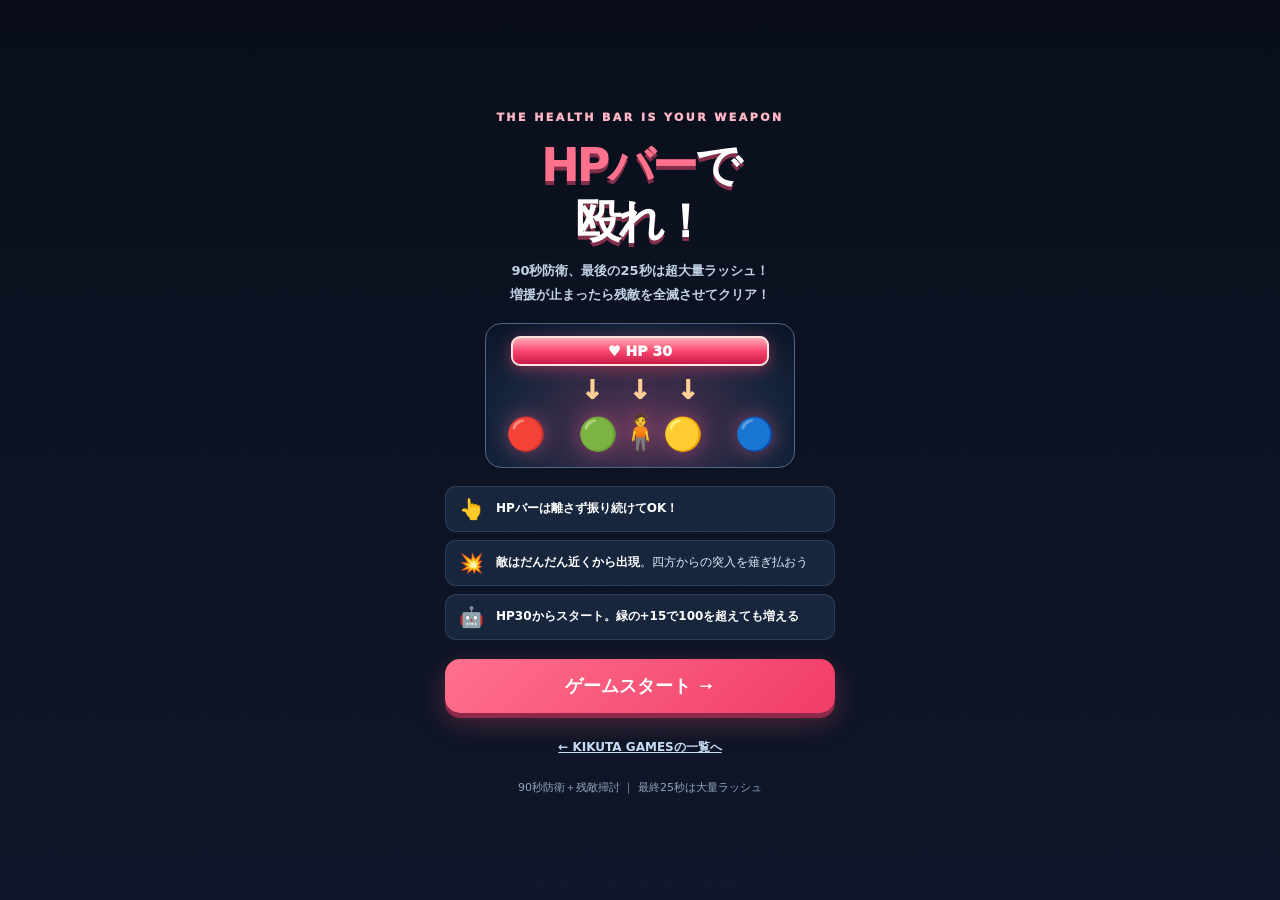
<file: index.html>
<!doctype html>
<html lang="ja">
<head>
<meta charset="utf-8">
<meta name="viewport" content="width=device-width,initial-scale=1,viewport-fit=cover">
<meta name="theme-color" content="#0b1024">
<meta name="description" content="中央の主人公へ四方八方から迫る敵の大群を、伸びるHPバーで薙ぎ払うアクション。">
<link rel="canonical" href="https://games.kikuta.dev/hp-bar-smash/">
<meta property="og:type" content="website">
<meta property="og:title" content="HPバーで殴れ！">
<meta property="og:description" content="HPバーを振り回して90秒防衛！迫る敵を薙ぎ払うサバイバルアクション。">
<meta property="og:url" content="https://games.kikuta.dev/hp-bar-smash/">
<meta property="og:image" content="https://games.kikuta.dev/site-assets/hp-bar-smash-cover.webp">
<meta name="twitter:card" content="summary_large_image">
<title>HPバーで殴れ！</title>
<style>
:root{font-family:system-ui,-apple-system,"Hiragino Kaku Gothic ProN","Noto Sans JP",sans-serif;color-scheme:dark}
*{box-sizing:border-box;-webkit-tap-highlight-color:transparent}
html,body{margin:0;width:100%;height:100%;overflow:hidden;background:#050712}
body{display:block}
.shell{width:100%;height:100vh;height:100dvh;position:relative;overflow:hidden;background:#10182b;isolation:isolate;touch-action:none;user-select:none;-webkit-user-select:none}
canvas{position:absolute;inset:0;display:block;width:100%;height:100%;touch-action:none}
.hud{position:absolute;z-index:3;top:0;left:0;right:0;padding:calc(env(safe-area-inset-top,0px) + 12px) 15px 0;pointer-events:none}
.hud-top{display:flex;justify-content:space-between;align-items:center;gap:8px}
.logo{font-weight:1000;letter-spacing:.03em;color:#fff3f3;font-size:16px;text-shadow:0 2px 0 #a63854}
.actions{display:flex;gap:7px;pointer-events:auto}
.icon{border:1px solid #6b7f9b80;background:#15243be6;border-radius:12px;color:#eef5ff;font-size:17px;width:40px;height:39px;cursor:pointer;touch-action:manipulation}
.icon:active{transform:scale(.94)}
.chips{display:flex;gap:5px;margin-top:8px;justify-content:space-between}
.chip{border:1px solid #506c896d;background:#0a1625bd;border-radius:9px;padding:5px 7px;font-size:11px;color:#a7bbd1;font-weight:850;white-space:nowrap}
.chip strong{color:#fff4e3;font-size:13px;font-variant-numeric:tabular-nums}
.bottom-hint{position:absolute;z-index:2;left:6px;right:6px;bottom:calc(env(safe-area-inset-bottom,0px) + 10px);font-size:11px;letter-spacing:.015em;color:#e4eafd8f;text-align:center;pointer-events:none;font-weight:750}
.toast{position:absolute;z-index:5;top:40%;left:12px;right:12px;text-align:center;color:#fff4c4;font-size:19px;font-weight:1000;text-shadow:0 2px 3px #111,0 0 18px #f36a9c;opacity:0;transition:opacity .15s;pointer-events:none}
.toast.show{opacity:1}
.overlay{position:absolute;z-index:10;inset:0;display:flex;justify-content:center;align-items:center;overflow-y:auto;background:linear-gradient(180deg,#090e1af7,#10172afa);padding:30px 20px calc(env(safe-area-inset-bottom,0px) + 22px)}
.overlay[hidden]{display:none}
.card{width:100%;max-width:390px;text-align:center}
.eyebrow{letter-spacing:.22em;color:#ffb7c5;font-size:11px;font-weight:950}
h1{font-size:clamp(33px,10.3vw,46px);line-height:1.22;letter-spacing:-.065em;margin:13px 0 10px;color:#fff;text-shadow:0 4px 0 #80304a}
h1 em{color:#ff718c;font-style:normal}
.tagline{color:#c3d3e6;font-size:13px;font-weight:750;line-height:1.8;margin:0 0 17px}
.preview{height:145px;max-width:310px;margin:0 auto 18px;border-radius:16px;background:radial-gradient(ellipse at 50% 70%,#583354,#15243c 65%,#0c1426);border:1px solid #526584;position:relative;overflow:hidden}
.preview-hp{height:30px;position:absolute;left:8%;right:8%;top:12px;border:2px solid #ffe4e0;border-radius:9px;background:linear-gradient(#ffadb6,#fa476e 50%,#c81a4a);box-shadow:0 4px 15px #eb476677;color:#fff;display:grid;place-items:center;font-weight:1000;font-size:14px}
.preview-arrow{position:absolute;left:50%;top:49px;transform:translateX(-50%);color:#ffcf96;font-weight:950;font-size:26px}
.preview-boss{position:absolute;bottom:9px;left:50%;transform:translateX(-50%);font-size:54px;filter:drop-shadow(0 0 10px #ff6f8b6a)}
.how{display:grid;gap:8px;margin-bottom:19px;text-align:left}
.how-row{display:flex;align-items:center;gap:10px;padding:10px;border-radius:11px;background:#18263d;border:1px solid #49617e66}
.how-row span{font-size:20px;width:30px;text-align:center}
.how-row p{margin:0;color:#dfebfb;font-size:12px;line-height:1.45}
.how-row strong{color:#fff}
.main-button{width:100%;border:0;border-radius:15px;padding:15px 10px;background:linear-gradient(135deg,#ff718c,#f13c68);color:#fff;font-weight:1000;font-size:18px;box-shadow:0 5px 0 #8e2949,0 10px 26px #ff527044;cursor:pointer;touch-action:manipulation}
.main-button:active{transform:translateY(3px);box-shadow:0 2px 0 #8e2949}
/* アプリのホームとゲーム一覧への戻り口は結果・中断・開始の全画面に固定しておく。 */
.secondary-button{display:block;width:100%;margin-top:10px;border:1px solid #7890ac75;border-radius:13px;
padding:12px 10px;background:#202e48;color:#f4f8ff;font:850 14px system-ui;text-decoration:none;cursor:pointer;touch-action:manipulation}
.secondary-button:hover{background:#2c415f}
.back-to-games{display:inline-block;margin-top:17px;font:800 12px system-ui;color:#c7dcf5;text-underline-offset:4;padding:9px 12px}
.back-to-games:hover{color:#fff}
.main-button:focus-visible,.icon:focus-visible,.secondary-button:focus-visible,.back-to-games:focus-visible{outline:3px solid #fff;outline-offset:2px}
.sub{font-size:11px;line-height:1.65;color:#91a5bc;margin:14px 0 0}
.result-title{font-size:36px;font-weight:1000;margin:12px 0 8px}
.result-score{font-size:52px;color:#ffd18b;font-weight:1000;font-variant-numeric:tabular-nums;margin:0 0 14px}
.result-detail{font-size:14px;line-height:1.9;color:#d6e4f2;margin:0 0 22px}
@media(max-height:650px){.overlay{align-items:flex-start;padding-top:23px}.preview{height:102px;margin-bottom:10px}.preview-boss{font-size:37px}.preview-arrow{top:36px;font-size:20px}.preview-hp{height:23px;font-size:11px;top:8px}h1{font-size:33px;margin:7px 0}.tagline{margin-bottom:10px}.how{gap:5px;margin-bottom:13px}.how-row{padding:7px}.sub{margin-top:10px}}
@media(prefers-reduced-motion:reduce){.toast{transition:none}}
</style>
</head>
<body>
<main class="shell" id="shell" aria-label="HPバーで殴れ！">
<canvas id="game" aria-label="画面上部のHPバーを指でつかんで、中央の主人公を囲む敵の大群を薙ぎ払うゲーム"></canvas>
<header class="hud" id="hud" hidden>
  <div class="hud-top"><div class="logo">HPバーで殴れ！</div><div class="actions">
    <button class="icon" id="sound" aria-label="効果音切替">♪</button>
    <button class="icon" id="pause" aria-label="一時停止">Ⅱ</button>
  </div></div>
  <div class="chips"><div class="chip">撃破 <strong id="time">0</strong> 体</div><div class="chip" id="stage-chip"><span id="timer-label">残り</span> <strong id="stage">90</strong> 秒</div><div class="chip">敵 <strong id="enemy-count">0</strong> 体</div></div>
</header>
<div class="bottom-hint" id="foot">HP上限なし。緑の+15でHPバーが成長！</div>
<div class="toast" id="toast" role="status" aria-live="polite"></div>
<section class="overlay" id="menu" aria-labelledby="title">
 <div class="card">
  <div class="eyebrow">THE HEALTH BAR IS YOUR WEAPON</div>
  <h1 id="title"><em>HPバー</em>で<br>殴れ！</h1>
  <p class="tagline">90秒防衛、最後の25秒は超大量ラッシュ！<br>増援が止まったら残敵を全滅させてクリア！</p>
  <div class="preview" aria-hidden="true"><div class="preview-hp">♥ HP 30</div><div class="preview-arrow">↓　↓　↓</div><div class="preview-boss" style="font-size:32px;bottom:10px;white-space:nowrap">🔴　🟢<span style="font-size:36px">🧍</span>🟡　🔵</div></div>
  <div class="how">
   <div class="how-row"><span>👆</span><p><strong>HPバーは離さず振り続けてOK！</strong></p></div>
   <div class="how-row"><span>💥</span><p><strong>敵はだんだん近くから出現</strong>。四方からの突入を薙ぎ払おう</p></div>
   <div class="how-row"><span>🤖</span><p><strong>HP30からスタート。緑の+15で100を超えても増える</strong></p></div>
  </div>
  <button class="main-button" id="start">ゲームスタート →</button>
  <a class="back-to-games" href="https://games.kikuta.dev/">← KIKUTA GAMESの一覧へ</a>
  <p class="sub">90秒防衛＋残敵掃討 ｜ 最終25秒は大量ラッシュ</p>
 </div>
</section>
<section class="overlay" id="result" hidden aria-live="polite">
 <div class="card">
  <div class="eyebrow" id="result-label">BATTLE COMPLETE</div>
  <div class="result-title" id="result-title">撃破成功！</div>
  <div class="result-score" id="score">0</div>
  <p class="result-detail" id="result-detail"></p>
  <button class="main-button" id="retry">もう一度あそぶ →</button>
  <button class="secondary-button" id="result-home">ゲームのタイトルへ戻る</button>
  <a class="back-to-games" href="https://games.kikuta.dev/">← KIKUTA GAMESの一覧へ</a>
  <p class="sub" id="best"></p>
 </div>
</section>
<section class="overlay" id="paused" hidden>
 <div class="card"><div class="eyebrow">PAUSED</div><div class="result-title">一時停止</div>
 <p class="result-detail">HPバーは画面上部に戻っています。</p>
 <button class="main-button" id="resume">戦闘に戻る →</button>
 <button class="secondary-button" id="pause-home">ゲームのタイトルへ戻る</button>
 <a class="back-to-games" href="https://games.kikuta.dev/">← KIKUTA GAMESの一覧へ</a></div>
</section>
</main>
<script>
(() => {
"use strict";
const $ = (id) => document.getElementById(id);
const canvas = $("game");
const shell = $("shell");
const ctx = canvas.getContext("2d",{alpha:false});
const clamp=(v,min,max)=>Math.max(min,Math.min(max,v));
const lerp=(a,b,t)=>a+(b-a)*t;
const TAU=Math.PI*2;
const rand=(a,b)=>a+Math.random()*(b-a);
// 初期は画面の外周付近、時間経過で内側へ。spawnMin/Max は可視範囲までの距離の比率。
// 固定ピクセルでは縦横比で初期から近すぎ、さらにclipで敵が重なるため、方向別の距離を使う。
const BATTLE_SECONDS=90;
const CLEANUP_SECONDS=12;
const WAVES=[
 {name:"開戦",from:0,interval:1.25,batch:2,cap:28,speed:22,spawnMin:.89,spawnMax:.98},
 {name:"包囲拡大",from:15,interval:.92,batch:3,cap:58,speed:37,spawnMin:.69,spawnMax:.82},
 {name:"猛攻",from:40,interval:.59,batch:5,cap:105,speed:57,spawnMin:.48,spawnMax:.61},
 {name:"最終ラッシュ",from:65,interval:.34,batch:10,cap:170,speed:90,spawnMin:.24,spawnMax:.39}
];
const TYPES={
 runner:{color:"#75c6ff",label:"高速",hp:42,speed:1.15,damage:2},
 gunner:{color:"#ff6b8b",label:"砲撃",hp:48,speed:.67,damage:3},
 medic:{color:"#b993ff",label:"回復",hp:55,speed:.6,damage:1},
 guard:{color:"#ffd07a",label:"装甲",hp:90,speed:.88,damage:4}
};
// HPも棒の長さも無制限。見切れた部分はCanvasだけが自然に切り抜く。
const START_HP=30;
const BASE_BAR_HEIGHT=48;
// 接触型の「攻撃周期」。プレイヤーに無敵時間は付かず、敵ごとの攻撃が独立する。
// 敵が独立して攻撃することを維持しつつ、序盤の防衛準備時間を作る。
const CONTACT_ATTACK_INTERVALS=[.88,.72,.58,.40];

// 28秒ごとに接触・弾の威力が少しずつ上昇する。100秒以降も成長は継続する。
function damageTier(elapsed){
 return Math.max(0,Math.floor(elapsed/28));
}
function contactDamage(kind,elapsed){
 const cfg=TYPES[kind];
 return (cfg?.damage??2)+damageTier(elapsed);
}
function projectileDamage(kind,elapsed){
 return 2+damageTier(elapsed)+(kind==="guard"?2:0);
}
let W=390,H=844,dpr=1,last=0,mode="menu",g=null,audio=null,sound=true,toastUntil=0,best=0;
try{best=Number(localStorage.getItem("hpbar-surround-best"))||0;}catch{}

// プレイヤーを戦場の中心に固定し、上部のHPバーに手が届く領域を確保する。
function center(){return {x:W/2,y:H*.545};}
// 赤いHPバーは1本だけ。HP100超でも単純な線形成長を続け、途中で画面幅に切り詰めない。
function barHeight(){return BASE_BAR_HEIGHT;}
function homeY(){return Math.max(clamp(H*.17,125,150),135);}
function barWidth(){
 // 30HPから増やした分をそのまま実体の長さへ反映する。画面より長くなっても攻撃判定は保持。
 return 101+Math.max(0,g?.hp??START_HP)*Math.min(232,W*.58)/100;
}
function living(){return g.enemies.filter(e=>e.hp>0);}
function remaining(){return g.enemies.length;}

// 中心から指定方向にまっすぐ進み、可視の戦場矩形に達する距離を取得する。
// 横長/縦長の画面で同じ「外周から徐々に近づく」感覚を維持する。
function distanceToArenaEdge(angle){
 const c=center(),dx=Math.cos(angle),dy=Math.sin(angle);
 const x=Math.abs(dx)<.00001?Infinity:(dx>0?(W-20-c.x): (20-c.x))/dx;
 const y=Math.abs(dy)<.00001?Infinity:(dy>0?(H-28-c.y):(homeY()+62-c.y))/dy;
 return Math.max(24,Math.min(x,y));
}

// 射手は一定距離で足を止めて弾を撃ち、近接敵だけが主人公へ突入する。
// 出現は四方の可視外周から開始し、波が進むほど初期距離が短くなる。
function createEnemy(angle){
 const id=g.nextEnemyId++;
 const choice=Math.random();
 const kind=choice<.64?"runner":choice<.83?"gunner":choice<.94?"guard":"medic";
 const cfg=TYPES[kind],maxHp=cfg.hp+g.wave*5,phase=WAVES[g.wave];
 const arenaRadius=distanceToArenaEdge(angle);
 const ranged=kind==="gunner"||kind==="guard";
 const standOff=ranged?Math.min(108,arenaRadius*.72):0;
 const radius=Math.min(arenaRadius,Math.max(arenaRadius*rand(phase.spawnMin,phase.spawnMax),
  ranged?standOff+10:0));
 const stopRadius=ranged?standOff:(g.wave===WAVES.length-1?Math.min(radius-4,20+((id*7)%8)*5):0);
 const e={
  id,kind,angle,radius,stopRadius,
  hp:maxHp,maxHp,phase:rand(0,TAU),invuln:0,flash:0,
  // 至近距離スポーンでも、最初の0.18秒は出現演出を表示してから接触判定する。
  entryDelay:.18,nextAction:rand(2.2,4.4),contactCooldown:0,x:0,y:0
 };
 positionEnemy(e);
 return e;
}

// 集団で一方向に突入する回と全方向から押し寄せる回を交互に発生させる。
function spawnBatch(){
 if(g.spawnClosed)return;
 const phase=WAVES[g.wave];
 if(remaining()>=phase.cap)return;
 const cluster=rand(0,TAU),isCluster=g.spawnBatchIndex%3!==0;
 for(let i=0;i<phase.batch&&remaining()<phase.cap;i++){
  const angle=isCluster?cluster+rand(-.57,.57):rand(0,TAU);
  const enemy=createEnemy(angle);
  g.enemies.push(enemy);
  g.spawned++;
  if(g.wave===WAVES.length-1){
   g.rushSpawned++;
   if(g.nearSpawnDistances.length<40)g.nearSpawnDistances.push(enemy.radius);
  }
 }
 g.spawnBatchIndex++;
 if(g.wave===WAVES.length-1)g.maxRushEnemies=Math.max(g.maxRushEnemies,remaining());
 g.peakAlive=Math.max(g.peakAlive,remaining());
}

// 真円の方向・距離から座標を求める。座標のclampは描画上の保険に限定する。
// 半径を小数1pxへ丸めると敵が中央へ瞬間移動するため、ノックバック後もpx単位で維持。
function positionEnemy(e){
 const c=center(),sway=Math.sin((g?.elapsed||0)*1.1+e.phase)*1.7;
 const distance=Math.max(0,e.radius+sway);
 e.x=clamp(c.x+Math.cos(e.angle)*distance,20,W-20);
 e.y=clamp(c.y+Math.sin(e.angle)*distance,homeY()+62,H-28);
}

// 端末回転・画面サイズ変更時にUIと敵の座標を再配置する。
function resize(){
 const rect=shell.getBoundingClientRect();
 W=Math.max(1,rect.width);H=Math.max(1,rect.height);
 dpr=Math.min(devicePixelRatio||1,2.5);
 canvas.width=Math.round(W*dpr);canvas.height=Math.round(H*dpr);
 ctx.setTransform(dpr,0,0,dpr,0,0);
 if(g){
  g.hero=center();g.bar.x=W/2;g.bar.y=homeY();g.bar.grabbed=false;g.bar.pointerId=null;
  g.enemies.forEach(positionEnemy);
 }
}
window.addEventListener("resize",resize,{passive:true});
resize();

// 外部素材を使わず、端末の音声再生制限に合わせて効果音を生成する。
function tone(freq,length=.1,type="triangle",volume=.07,end=0){
 if(!sound||!audio)return;
 try{
  const now=audio.currentTime,osc=audio.createOscillator(),gain=audio.createGain();
  osc.type=type;osc.frequency.setValueAtTime(freq,now);
  if(end>0)osc.frequency.exponentialRampToValueAtTime(end,now+length);
  gain.gain.setValueAtTime(volume,now);gain.gain.exponentialRampToValueAtTime(.0001,now+length);
  osc.connect(gain);gain.connect(audio.destination);osc.start(now);osc.stop(now+length+.01);
 }catch{}
}
function vibrate(n){try{navigator.vibrate?.(n);}catch{}}

// 戦闘状況を短時間だけ通知し、邪魔になる恒久的な説明を表示しない。
function toast(text,seconds=1){
 $("toast").textContent=text;$("toast").classList.add("show");
 toastUntil=performance.now()+seconds*1000;
}

// ステージ、HP、攻撃判定を初期化し、全方向からの包囲状態を作る。
function fresh(){
 const game={wave:0,elapsed:0,hp:START_HP,hero:center(),
  enemies:[],spawned:0,peakAlive:0,nextEnemyId:0,spawnTimer:.18,spawnBatchIndex:0,
  spawnClosed:false,cleanupRemaining:CLEANUP_SECONDS,rushBanner:0,cleanupBanner:0,
  rushSpawned:0,nearSpawnDistances:[],maxRushEnemies:0,
  defeated:0,hits:0,blocks:0,healsCollected:0,
  score:0,combo:0,maxCombo:0,lastHit:-99,medicHeals:0,guardBlocks:0,
  intro:3.7,hitFlash:0,lowHpNotified:false,damageTaken:0,hitsTaken:0,contactHits:0,projectileHits:0,
  frameDamage:0,frameHits:0,lastDamageBatch:null,multiHitFrames:0,maxSimultaneousHits:0,
  pendingDamage:0,pendingHits:0,lastDamageFloatAt:-99,
  bar:{x:W/2,y:homeY(),angle:0,vx:0,vy:0,at:0,grabbed:false,pointerId:null,dx:0,dy:0,
   grabCount:0,releaseCount:0},
  bullets:[],particles:[],floats:[],shake:0,flash:0,pickups:[],pickupTimer:6.5};
 g=game;return game;
}

// 新しい一戦を開始する。キャラクターは画面中心に固定し、プレイヤーはHPバーだけを操作する。
function start(){
 if(!audio&&(window.AudioContext||window.webkitAudioContext)){
  try{audio=new (window.AudioContext||window.webkitAudioContext)();}catch{}
 }
 audio?.resume?.().catch(()=>{});
 fresh();mode="playing";
 ["menu","result","paused"].forEach(id=>$(id).hidden=true);
 $("hud").hidden=false;$("foot").hidden=false;
 tone(390,.14,"triangle",.07,650);
 window.KikutaAnalytics?.track("game_start");
}

// 一時停止時は触っていたHPバーを安全に離し、ポーズ画面から再開できるようにする。
function pause(){
 if(mode!=="playing")return;
 mode="paused";g.bar.grabbed=false;g.bar.pointerId=null;$("paused").hidden=false;
}
function resume(){
 if(mode!=="paused")return;
 mode="playing";$("paused").hidden=true;last=performance.now();
}

// 全波制覇または敗北で結果を表示し、スコアを端末内に保存する。
function finish(won,reason=""){
 if(mode!=="playing")return;
 mode=won?"win":"lose";g.bar.grabbed=false;
 if(won)g.score+=Math.ceil(g.hp)*30+CLEANUP_SECONDS*100;
 window.KikutaAnalytics?.track(won?"game_clear":"game_over",g.elapsed);
 if(g.score>best){best=g.score;try{localStorage.setItem("hpbar-surround-best",String(best));}catch{}}
 $("result").hidden=false;$("foot").hidden=true;
 $("result-label").textContent=won?"RUSH CLEARED":"GAME OVER";
 $("result-title").textContent=won?"最終ラッシュ突破！":"ゲームオーバー";
 $("score").textContent=g.score.toLocaleString("ja-JP");
 $("result-detail").textContent=won?
  "90秒防衛成功・残敵全滅！ 撃破 "+g.defeated+"体 ／ HP "+Math.ceil(g.hp):
  reason+" ／ "+Math.min(90,Math.floor(g.elapsed))+"秒防衛・撃破 "+g.defeated+"体";
 $("best").textContent="BEST SCORE： "+best.toLocaleString("ja-JP");
 tone(won?700:230,.26,won?"triangle":"sawtooth",.11,won?950:80);
}
// 途中離脱・ゲームオーバー後も一度でゲームのタイトルへ戻れる。
// 完全なポータル復帰は明示的な一覧リンクに任せ、ブラウザの履歴には依存しない。
function showTitle(){
 mode="menu";g=null;
 $("menu").hidden=false;$("result").hidden=true;$("paused").hidden=true;
 $("hud").hidden=true;$("foot").hidden=false;
 $("toast").classList.remove("show");
}
$("result-home").addEventListener("click",showTitle);
$("pause-home").addEventListener("click",showTitle);
$("start").addEventListener("click",start);
$("retry").addEventListener("click",()=>{window.KikutaAnalytics?.track("retry");start();});
$("pause").addEventListener("click",pause);
$("resume").addEventListener("click",resume);
$("sound").addEventListener("click",()=>{sound=!sound;$("sound").textContent=sound?"♪":"×";if(sound)tone(670,.08);});
document.addEventListener("visibilitychange",()=>{if(document.hidden)pause();});
window.addEventListener("keydown",e=>{if(e.code==="Space"||e.code==="Escape"){
 e.preventDefault();if(mode==="playing")pause();else if(mode==="paused")resume();
}});

// 画面座標とバーの実際の表示位置を使い、バー以外のタッチを無視する。
function cursor(ev){
 const r=canvas.getBoundingClientRect();
 return {x:ev.clientX-r.left,y:ev.clientY-r.top};
}
function distanceToSegment(px,py,ax,ay,bx,by){
 const dx=bx-ax,dy=by-ay,length=dx*dx+dy*dy||1;
 const t=clamp(((px-ax)*dx+(py-ay)*dy)/length,0,1);
 return Math.hypot(px-ax-t*dx,py-ay-t*dy);
}
function endpoints(x=g.bar.x,y=g.bar.y,angle=g.bar.angle){
 const r=barWidth()/2,c=Math.cos(angle),s=Math.sin(angle);
 return {ax:x-r*c,ay:y-r*s,bx:x+r*c,by:y+r*s};
}
function onBar(x,y){
 const a=endpoints();
 return distanceToSegment(x,y,a.ax,a.ay,a.bx,a.by)<barHeight()/2+8;
}
canvas.addEventListener("pointerdown",ev=>{
 if(mode!=="playing"||g.bar.grabbed)return;
 const p=cursor(ev);
 if(!onBar(p.x,p.y))return;
 ev.preventDefault();
 const b=g.bar;b.grabbed=true;b.pointerId=ev.pointerId;
 b.dx=b.x-p.x;b.dy=b.y-p.y;b.at=performance.now();b.vx=b.vy=0;b.grabCount++;
 g.intro=0;$("foot").hidden=true;
 canvas.setPointerCapture?.(ev.pointerId);
 tone(490,.05,"triangle",.045,720);
});

// HPバーのドラッグで通過した矩形と敵の衝突を連続サンプリングし、複数同時ヒットを許可する。
canvas.addEventListener("pointermove",ev=>{
 if(mode!=="playing"||!g.bar.grabbed||ev.pointerId!==g.bar.pointerId)return;
 ev.preventDefault();
 const p=cursor(ev),b=g.bar,now=performance.now();
 const elapsed=clamp((now-b.at)/1000,0,.5);
 const dt=clamp(elapsed,.009,.09),ox=b.x,oy=b.y;
 const nx=clamp(p.x+b.dx,8,W-8),ny=clamp(p.y+b.dy,65,H-18);
 b.vx=clamp((nx-ox)/dt,-2800,2800);b.vy=clamp((ny-oy)/dt,-2800,2800);
 b.x=nx;b.y=ny;b.at=now;b.angle=clamp(b.vx/2900,-.26,.26);
 const speed=Math.hypot(b.vx,b.vy);
 if(speed<120){
  // アイテム取得は攻撃速度と無関係。そっと触れるだけでも回復できる。
  const half=barWidth()/2;
  for(let i=g.pickups.length-1;i>=0;i--){
   const orb=g.pickups[i];
   if(contactsPickup(orb,ox,oy,nx,ny,half)){
    g.pickups.splice(i,1);heal(orb);
   }
  }
  return;
 }
 const half=barWidth()/2;
 const contacts=[];
 for(const enemy of living()){
  if(enemy.invuln>0)continue;
  // 実際の棒の軌跡に沿って、最初に触れる時刻を調べる。
  for(let i=0;i<=5;i++){
   const t=i/5,x=lerp(ox,nx,t),y=lerp(oy,ny,t);
   const angle=b.angle*t,dx=Math.cos(angle)*half,dy=Math.sin(angle)*half;
   const dist=distanceToSegment(enemy.x,enemy.y,x-dx,y-dy,x+dx,y+dy);
   if(dist<enemySize()+barHeight()/2){contacts.push({enemy,t,dist});break;}
  }
 }
 contacts.sort((a,c)=>a.t-c.t||a.dist-c.dist);
 // ヒット数を制限せず、接触順に敵を薙ぎ払う。各敵の短い無敵時間だけで多重判定を防ぐ。
 for(const {enemy} of contacts){
  if(!g.bar.grabbed)break;
  hitEnemy(enemy,speed,b.vx,b.vy);
 }
 // 回復アイテムは指で動かしたバーの実際の軌道で取得する。
 for(let i=g.pickups.length-1;i>=0;i--){
  const orb=g.pickups[i];
  const hit=contactsPickup(orb,ox,oy,nx,ny,half);
  if(hit){g.pickups.splice(i,1);heal(orb);}
 }
});
function release(ev){
 if(!g||ev.pointerId!==g.bar.pointerId)return;
 g.bar.grabbed=false;g.bar.pointerId=null;g.bar.vx=g.bar.vy=0;g.bar.releaseCount++;
 if(canvas.hasPointerCapture?.(ev.pointerId))canvas.releasePointerCapture(ev.pointerId);
}
canvas.addEventListener("pointerup",release);
canvas.addEventListener("pointercancel",release);

// 小型端末でも敵が点にならない最小半径を維持し、画面密度に応じてサイズを調整する。
function enemySize(){return clamp(W*.029,8.5,12);}

// 盾に対する縦攻撃は軽減し、側面からの横振りでは複数体を一掃できる。
function hitEnemy(e,speed,vx,vy){
 if(e.hp<=0||e.invuln>0||mode!=="playing")return false;
 const shield=e.kind==="guard"&&Math.abs(vx)<Math.abs(vy)*.9;
 let damage=Math.round(clamp(40+speed*.031,42,100));
 if(shield){damage=Math.max(12,Math.round(damage*.28));g.guardBlocks++;}
 e.hp=Math.max(0,e.hp-damage);e.invuln=.145;e.flash=.13;
 // ノックバックで一掃した方向の敵が押し戻され、敵の密集を緩和する。
 e.radius=Math.min(distanceToArenaEdge(e.angle),e.radius+Math.min(19,8+speed*.004));
 g.hits++;g.combo=g.elapsed-g.lastHit<2?g.combo+1:1;
 g.maxCombo=Math.max(g.maxCombo,g.combo);g.lastHit=g.elapsed;
 g.score+=damage*8+Math.min(g.combo,16)*45;g.shake=5;g.flash=.06;
 spray(e.x,e.y,TYPES[e.kind].color,6,125);
 if(shield&&g.guardBlocks%3===1)floatText(e.x,e.y-15,"防御","#ffcc80",12);
 if(!shield&&g.hits%4===0)floatText(e.x,e.y-15,"-"+damage,"#fff0cd",13);
 tone(165,.075,"triangle",.045,85);
 if(e.hp===0){
  g.defeated++;g.score+=200;
  // 撃破による自動回復は廃止。回復は落ちているアイテムを狙い取ったときのみ。
  if(g.defeated%10===0)dropPickup(e.x,e.y);
  spray(e.x,e.y,"#ffeec6",12,150);
  tone(540,.085,"triangle",.07,790);
  // 敵が全滅しても戦闘は止まらず、次の増援が流入する。
 }
 return true;
}

// フェーズが進むと出現距離が短くなり、65秒から最後の25秒の大群ラッシュへ。
function advanceStage(){
 if(g.spawnClosed)return;
 const next=WAVES[g.wave+1];
 if(!next||g.elapsed<next.from)return;
 g.wave++;
 g.spawnTimer=Math.min(g.spawnTimer,.08);
 toast(g.wave===WAVES.length-1?"最終ラッシュ！ 一気に薙ぎ払え！":WAVES[g.wave].name,
  g.wave===WAVES.length-1?1.9:1.0);
 if(g.wave===WAVES.length-1){g.rushBanner=2.3;}
 tone(700,.19,"triangle",.085,1120);
}

// 90秒以降は新規出現を完全停止し、残敵12秒の掃討へ移る。
function closeSpawns(){
 if(g.spawnClosed||g.elapsed<BATTLE_SECONDS)return;
 g.spawnClosed=true;
 g.cleanupRemaining=CLEANUP_SECONDS;
 g.cleanupBanner=1.9;
 toast("増援停止！ 残りの敵を全滅させろ！",1.6);
 tone(760,.25,"triangle",.10,1010);
}

// 敵の倒れた位置や中央付近へ緑の回復アイテムを落とし、HPバーで回収させる。
function dropPickup(x,y){
 if(g.pickups.length>=5)return;
 const c=center();
 const px=clamp(lerp(x,c.x,.4),32,W-32);
 const py=clamp(lerp(y,c.y,.3),homeY()+85,H-36);
 g.pickups.push({x:px,y:py,life:15,value:15});
}

// ドラッグ中のHPバーが通過した経路と回復アイテムとの接触を判定する。
function contactsPickup(item,x1,y1,x2,y2,half){
 for(let k=0;k<=8;k++){
  const t=k/8,cx=lerp(x1,x2,t),cy=lerp(y1,y2,t);
  if(distanceToSegment(item.x,item.y,cx-half,cy,cx+half,cy)<barHeight()/2+10)return true;
 }
 return false;
}

// ランナーは接近し、射手は離れた場所から狙い、回復役は周辺の敵を支える。
function act(e){
 if(e.kind==="medic"){
  let total=0;
  for(const ally of living()){
   if(ally===e)continue;
   if(Math.hypot(e.x-ally.x,e.y-ally.y)>117)continue;
   const gain=Math.min(ally.maxHp-ally.hp,18+g.wave*3);
   if(gain>0){ally.hp+=gain;total+=gain;}
  }
  if(total>0){g.medicHeals++;spray(e.x,e.y,"#8bffbb",9,90);floatText(e.x,e.y-16,"+",TYPES.medic.color,14);}
  e.nextAction=3.5;
  return;
 }
 if(e.kind==="runner"){
  // 高速型の追加突進もpx単位の短い移動だけにし、ゼロ距離への瞬間移動を防ぐ。
  e.radius=Math.max(e.stopRadius,e.radius-8);
  e.nextAction=3.3;
  return;
 }
 // すべての射手が個別に攻撃する。群れ全体の発射制限・同時弾数制限は設けない。
 // 各弾に固有の威力を保持し、着弾した弾を一発ずつ漏れなくHPへ反映する。
 const angle=Math.atan2(g.hero.y-e.y,g.hero.x-e.x);
 // 見える発射予兆→発光弾→残像の順に読み取れる速度と寸法にする。
 const velocity=113+g.wave*6, color=e.kind==="gunner"?"#ff799c":"#ffd281";
 g.bullets.push({
  x:e.x,y:e.y,vx:Math.cos(angle)*velocity,vy:Math.sin(angle)*velocity,
  r:7.5,life:3.7,damage:projectileDamage(e.kind,g.elapsed),color
 });
 spray(e.x,e.y,color,4,48);
 e.nextAction=e.kind==="gunner"?3.1-g.wave*.1:4.0;
}

// 各敵自身が再攻撃までの間隔を管理する。複数体の同時接触を全体無敵時間で潰さない。
function updateEnemies(dt){
 for(const e of living()){
  e.invuln=Math.max(0,e.invuln-dt);
  e.flash=Math.max(0,e.flash-dt);
  e.contactCooldown=Math.max(0,e.contactCooldown-dt);
  // 狭い端末で初期接敵時間が短くなりすぎないよう移動速度を補正する。
  const screenScale=clamp(Math.min(W/390,H/844),.70,1);
  const cfg=TYPES[e.kind],speed=WAVES[g.wave].speed*cfg.speed*screenScale;
  e.radius=Math.max(e.stopRadius,e.radius-dt*speed);
  e.angle+=Math.sin(g.elapsed*.5+e.phase)*dt*.045;
  e.entryDelay=Math.max(0,e.entryDelay-dt);
  positionEnemy(e);
  if(e.entryDelay<=0&&Math.hypot(e.x-g.hero.x,e.y-g.hero.y)<26&&e.contactCooldown<=0){
   e.contactCooldown=CONTACT_ATTACK_INTERVALS[g.wave];
   hurt(contactDamage(e.kind,g.elapsed),"contact");
   // 接触型の敵は接触を保って攻撃を続ける。プレイヤーに被弾無敵はない。
   // 攻撃間隔は敵側だけで管理する（重なっている別の敵を待たせない）。
  }
  e.nextAction-=dt;
  if(e.nextAction<=0)act(e);
 }
}

// 被弾のたびHPを減らし、描画だけをフレーム内で合算する。
// これにより同時被弾でHPがきちんと複数回減り、数字も「-合計 ×N HIT」と読める。
function hurt(amount,source){
 if(mode!=="playing")return;
 const damage=Math.max(1,Math.round(amount));
 g.hp=Math.max(0,g.hp-damage);
 g.hitsTaken++;
 g.damageTaken+=damage;
 g.frameDamage+=damage;
 g.frameHits++;
 if(source==="contact")g.contactHits++;
 else if(source==="projectile")g.projectileHits++;
 g.combo=0;
 g.hitFlash=.19;
 if(g.hp<=15&&!g.lowHpNotified){
  g.lowHpNotified=true;
  toast("HPが残りわずか！",.85);
 }
 // HPが0になるフレームでも、そのフレーム内の残りの攻撃を集計する。
 // すべての着弾を処理したあとupdateで敗北を確定する。
}

// 個別の被弾はすべて計上したあと、短いフレーム内の数字だけ統合する。
function flushDamageFeedback(){
 if(g.frameHits===0)return;
 g.lastDamageBatch={damage:g.frameDamage,hits:g.frameHits,elapsed:g.elapsed};
 if(g.frameHits>1)g.multiHitFrames++;
 g.maxSimultaneousHits=Math.max(g.maxSimultaneousHits,g.frameHits);
 g.shake=Math.min(13,5+g.frameHits*1.6);
 g.flash=Math.min(.35,.09+g.frameHits*.045);
 spray(g.hero.x,g.hero.y,"#ff7d97",Math.min(28,8+g.frameHits*3),125);
 // HPの減少はすべて即時反映し、数字だけ約0.2秒単位で合算して重なり過ぎを防ぐ。
 g.pendingDamage+=g.frameDamage;
 g.pendingHits+=g.frameHits;
 if(g.elapsed-g.lastDamageFloatAt>=.20){
  const label="-"+g.pendingDamage+(g.pendingHits>1?"  ×"+g.pendingHits+" HIT":"");
  floatText(g.hero.x,g.hero.y-38,label,"#ff9bad",16);
  g.pendingDamage=0;g.pendingHits=0;g.lastDamageFloatAt=g.elapsed;
 }
 tone(190,.095,"sawtooth",.065,92);
 g.frameDamage=0;
 g.frameHits=0;
}

// 回復アイテムをHPバーで回収したときだけHPが増え、棒の長さも伸びる。
function heal(orb){
 // 回復アイテムはHP100以上でも消費可能。UI・当たり判定にも値を即時反映する。
 g.hp+=orb.value;
 g.healsCollected++;
 spray(orb.x,orb.y,"#82f9b8",13,135);
 floatText(orb.x,orb.y,"HP +"+orb.value,"#91ffbb",18);
 tone(650,.17,"sine",.12,1070);
}

// エフェクトを必要な個数に制限して多数の敵でも性能を保つ。
function spray(x,y,color,n,power){
 for(let i=0;i<n;i++){
  if(g.particles.length>145)g.particles.shift();
  const angle=rand(0,TAU),v=rand(power*.3,power);
  g.particles.push({x,y,vx:Math.cos(angle)*v,vy:Math.sin(angle)*v,life:rand(.18,.50),color});
 }
}
function floatText(x,y,text,color,size=15){
 if(g.floats.length>36)g.floats.shift();
 g.floats.push({x,y,text,color,size,life:.6});
}

// 時間とともに次々に敵を補充し続ける無限戦闘。固定人数の撃破待ちはない。
function update(dt){
 if(mode!=="playing"||!g)return;
 g.elapsed=Math.min(BATTLE_SECONDS,g.elapsed+dt);
 advanceStage();
 closeSpawns();
 if(g.spawnClosed){
  g.cleanupRemaining=Math.max(0,g.cleanupRemaining-dt);
 }
 g.rushBanner=Math.max(0,g.rushBanner-dt);
 g.cleanupBanner=Math.max(0,g.cleanupBanner-dt);
 g.hitFlash=Math.max(0,g.hitFlash-dt);
 g.frameDamage=0;g.frameHits=0;
 g.shake=Math.max(0,g.shake-dt*38);
 g.flash=Math.max(0,g.flash-dt*3);
 g.intro=Math.max(0,g.intro-dt);
 if(g.intro<=0)$("foot").hidden=true;
 if(!g.bar.grabbed){
  const k=clamp(dt*11,0,1);
  g.bar.x=lerp(g.bar.x,W/2,k);
  g.bar.y=lerp(g.bar.y,homeY(),k);
  g.bar.angle=lerp(g.bar.angle,0,k);
 }else if(performance.now()-g.bar.at>100){g.bar.vx=g.bar.vy=0;}
 if(!g.spawnClosed){
  g.spawnTimer-=dt;
  if(g.spawnTimer<=0){
   spawnBatch();
   g.spawnTimer+=WAVES[g.wave].interval;
   if(g.spawnTimer<0)g.spawnTimer=0;
  }
 }
 updateEnemies(dt);
 // 生きている敵だけに絞り、長時間戦闘してもオブジェクトが増え続けないようにする。
 g.enemies=g.enemies.filter(e=>e.hp>0);
 const seg=g.bar.grabbed?endpoints():null;
 for(let i=g.bullets.length-1;i>=0;i--){
  const b=g.bullets[i];
  b.x+=b.vx*dt;b.y+=b.vy*dt;b.life-=dt;
  if(b.life<=0||b.x<-20||b.x>W+20||b.y<homeY()+55||b.y>H+20){
   g.bullets.splice(i,1);continue;
  }
  if(seg&&distanceToSegment(b.x,b.y,seg.ax,seg.ay,seg.bx,seg.by)<b.r+barHeight()/2){
   g.blocks++;g.score+=80;spray(b.x,b.y,"#94e8ff",6,85);
   g.bullets.splice(i,1);continue;
  }
  if(Math.hypot(b.x-g.hero.x,b.y-g.hero.y)<21){
   g.bullets.splice(i,1);hurt(b.damage,"projectile");
  }
 }
 flushDamageFeedback();
 if(g.hp<=0){finish(false,"HPが0になった");return;}
 // 90秒が経過した後に敵全滅でクリア。増援停止前には決してクリアしない。
 if(g.spawnClosed&&remaining()===0){finish(true);return;}
 if(g.spawnClosed&&g.cleanupRemaining<=0){
  finish(false,"残敵を倒しきれなかった");return;
 }
 if(mode!=="playing")return;
 // 12秒ごとの補給と10体撃破報酬。HP上限なしで序盤に備え、終盤の密集に対抗する。
 g.pickupTimer-=dt;
 if(g.pickupTimer<=0){
  if(g.pickups.length<4){
   const c=center(),a=rand(0,TAU),distance=rand(45,100);
   dropPickup(c.x+Math.cos(a)*distance,c.y+Math.sin(a)*distance);
  }
  g.pickupTimer=12.0;
 }
 for(let i=g.pickups.length-1;i>=0;i--){
  g.pickups[i].life-=dt;
  if(g.pickups[i].life<=0)g.pickups.splice(i,1);
 }
 if(g.combo>0&&g.elapsed-g.lastHit>2)g.combo=0;
 for(let i=g.particles.length-1;i>=0;i--){
  const p=g.particles[i];p.x+=p.vx*dt;p.y+=p.vy*dt;
  p.vx*=Math.max(0,1-dt*2.8);p.vy*=Math.max(0,1-dt*2.8);
  p.life-=dt;if(p.life<=0)g.particles.splice(i,1);
 }
 for(let i=g.floats.length-1;i>=0;i--){
  const p=g.floats[i];p.life-=dt;p.y-=dt*39;
  if(p.life<=0)g.floats.splice(i,1);
 }
 $("time").textContent=String(g.defeated);
 $("timer-label").textContent=g.spawnClosed?"掃討":"残り";
 $("stage").textContent=String(Math.ceil(g.spawnClosed?g.cleanupRemaining:BATTLE_SECONDS-g.elapsed));
 $("enemy-count").textContent=String(remaining());
}

// 角丸を使用したUIと敵の描画に外部画像を必要としない。
function roundRect(x,y,w,h,r,fill,stroke=null,line=1){
 if(w<=0||h<=0)return;
 ctx.beginPath();ctx.roundRect(x,y,w,h,Math.min(r,w/2,h/2));
 if(fill){ctx.fillStyle=fill;ctx.fill();}
 if(stroke){ctx.strokeStyle=stroke;ctx.lineWidth=line;ctx.stroke();}
}
function glow(x,y,r,color){
 const grd=ctx.createRadialGradient(x,y,0,x,y,r);
 grd.addColorStop(0,color);grd.addColorStop(1,"transparent");
 ctx.fillStyle=grd;ctx.fillRect(x-r,y-r,r*2,r*2);
}

// 枠や楕円は描かず、中央の人物と近距離の敵に集中できる控えめな背景。
function drawArena(){
 const bg=ctx.createLinearGradient(0,0,0,H);
 bg.addColorStop(0,"#070e21");bg.addColorStop(.49,"#1b2840");bg.addColorStop(1,"#091326");
 ctx.fillStyle=bg;ctx.fillRect(0,0,W,H);
 const c=center();
 glow(c.x,c.y,180,"#5f89d11f");
 ctx.strokeStyle="#8da8d50e";ctx.lineWidth=1;
 for(let x=16;x<W;x+=38){
  ctx.beginPath();ctx.moveTo(x,homeY()+48);ctx.lineTo(x,H);ctx.stroke();
 }
 for(let y=homeY()+48;y<H;y+=38){
  ctx.beginPath();ctx.moveTo(0,y);ctx.lineTo(W,y);ctx.stroke();
 }
}

// 小さい敵30体以上でも識別できるよう色・形・記号を分け、余計なラベルを省く。
function drawEnemies(){
 const radius=enemySize();
 for(const e of living()){
  const t=TYPES[e.kind],flash=e.flash>0,ready=e.nextAction<.55;
  ctx.save();ctx.translate(e.x,e.y);
  if(e.entryDelay>0)glow(0,0,radius*3.2,t.color+"a5");
  if((e.kind==="gunner"||e.kind==="guard")&&e.nextAction<.85&&e.nextAction>0){
   ctx.save();ctx.rotate(Math.atan2(g.hero.y-e.y,g.hero.x-e.x));
   ctx.strokeStyle=e.kind==="gunner"?"#ff799c99":"#ffd28199";
   ctx.lineWidth=1.8;ctx.setLineDash([6,7]);
   ctx.beginPath();ctx.moveTo(radius,0);
   ctx.lineTo(Math.hypot(g.hero.x-e.x,g.hero.y-e.y)-16,0);ctx.stroke();
   ctx.setLineDash([]);ctx.restore();
  }
  if(ready)glow(0,0,radius*2.5,t.color+"7d");
  if(flash)glow(0,0,radius*2.7,"#ffffff83");
  ctx.fillStyle="#07102098";ctx.beginPath();ctx.ellipse(0,radius+5,radius*1.12,4,0,0,TAU);ctx.fill();
  ctx.strokeStyle=flash?"#fff":t.color;ctx.lineWidth=2;
  if(e.kind==="guard"){
   ctx.fillStyle="#d29d53";ctx.beginPath();
   ctx.moveTo(0,-radius*1.28);ctx.lineTo(radius*.88,-radius*.35);
   ctx.lineTo(radius*.63,radius);ctx.lineTo(0,radius*1.27);
   ctx.lineTo(-radius*.63,radius);ctx.lineTo(-radius*.88,-radius*.35);
   ctx.closePath();ctx.fill();ctx.stroke();
   ctx.strokeStyle="#ffeaab";ctx.lineWidth=2.4;
   ctx.beginPath();ctx.moveTo(-radius*.55,-radius*.34);ctx.lineTo(radius*.55,-radius*.34);ctx.stroke();
  }else if(e.kind==="runner"){
   ctx.fillStyle="#325a9b";ctx.beginPath();
   ctx.moveTo(0,-radius*1.23);ctx.lineTo(radius*1.15,0);
   ctx.lineTo(0,radius*1.15);ctx.lineTo(-radius*1.15,0);
   ctx.closePath();ctx.fill();ctx.stroke();
  }else if(e.kind==="medic"){
   roundRect(-radius,-radius,radius*2,radius*2,radius*.40,"#6941a7","#e5d1ff",2);
   ctx.fillStyle="#f4e8ff";ctx.fillRect(-2,-radius*.63,4,radius*1.26);
   ctx.fillRect(-radius*.63,-2,radius*1.26,4);
  }else{
   roundRect(-radius,-radius,radius*2,radius*2,radius*.44,"#a43057","#ff9ab0",2);
   ctx.fillStyle="#ffccd5";ctx.fillRect(-radius*.8,-3,radius*1.6,6);
  }
  if(e.kind!=="medic"){
   ctx.fillStyle="#fff";ctx.beginPath();ctx.arc(-radius*.3,-1,2.2,0,TAU);
   ctx.arc(radius*.3,-1,2.2,0,TAU);ctx.fill();
  }
  ctx.restore();
  if(e.hp<e.maxHp||e.kind==="medic"){
   roundRect(e.x-radius,e.y+radius+4,radius*2,3,1.5,"#111d32");
   roundRect(e.x-radius,e.y+radius+4,radius*2*(e.hp/e.maxHp),3,1.5,t.color);
  }
  if(ready){
   ctx.strokeStyle=t.color+"b0";ctx.lineWidth=1.4;ctx.beginPath();
   ctx.arc(e.x,e.y,radius*1.5,0,TAU);ctx.stroke();
  }
 }
}

// 主人公を常に画面の中央で際立たせ、防衛圏へ侵入した敵の接触判定を見せる。
function drawHero(){
 const c=g.hero,r=22;
 glow(c.x,c.y,55,g.hitFlash>0?"#ff7b8a66":"#73b5fd50");
 ctx.save();ctx.translate(c.x,c.y);
 const hop=Math.sin(g.elapsed*7)*1.5;
 ctx.fillStyle="#061224ae";ctx.beginPath();ctx.ellipse(0,r+10,26,7,0,0,TAU);ctx.fill();
 roundRect(-13,r*.15+hop,11,17,5,"#406b90","#c1e7f7",1.8);
 roundRect(2,r*.15+hop,11,17,5,"#406b90","#c1e7f7",1.8);
 roundRect(-r,-r+hop,2*r,2*r,14,g.hitFlash>0&&Math.sin(g.elapsed*24)>0?"#ffa1b1":"#52b9dc","#d5f3ff",3);
 ctx.fillStyle="#f9ffff";ctx.beginPath();ctx.arc(-8,-5,5,0,TAU);ctx.arc(8,-5,5,0,TAU);ctx.fill();
 ctx.fillStyle="#122844";ctx.beginPath();ctx.arc(-7,-4,2,0,TAU);ctx.arc(9,-4,2,0,TAU);ctx.fill();
 ctx.strokeStyle="#153550";ctx.lineWidth=2.5;
 ctx.beginPath();ctx.arc(0,5,5,0,Math.PI);ctx.stroke();ctx.restore();
}

// 弾・回復コア・ヒット演出を重ね、同時表示数の上限でモバイルの描画負荷を抑える。
function drawEffects(){
 for(const b of g.bullets){
  // 発射源から着弾まで追える光跡と輪郭。敵の色に合わせて射線を区別する。
  const length=23,speed=Math.hypot(b.vx,b.vy)||1;
  ctx.strokeStyle=b.color+"b3";ctx.lineWidth=b.r*1.35;ctx.lineCap="round";
  ctx.beginPath();ctx.moveTo(b.x-b.vx/speed*length,b.y-b.vy/speed*length);
  ctx.lineTo(b.x,b.y);ctx.stroke();
  glow(b.x,b.y,19,b.color+"77");
  ctx.fillStyle="#fff9e4";ctx.beginPath();ctx.arc(b.x,b.y,b.r*.78,0,TAU);ctx.fill();
  ctx.strokeStyle=b.color;ctx.lineWidth=2.7;ctx.stroke();
 }
 for(const o of g.pickups){
  const pulse=1+Math.sin(g.elapsed*6)*.15;
  glow(o.x,o.y,34*pulse,"#6dffc78c");
  ctx.fillStyle="#45d999";ctx.beginPath();ctx.arc(o.x,o.y,11*pulse,0,TAU);ctx.fill();
  ctx.fillStyle="#e1fff1";ctx.fillRect(o.x-2,o.y-7,4,14);
  ctx.fillRect(o.x-7,o.y-2,14,4);
  ctx.font="900 10px system-ui";ctx.textAlign="center";ctx.fillStyle="#e6ffef";
  ctx.fillText("+15",o.x,o.y-17);
 }
 for(const p of g.particles){
  ctx.globalAlpha=clamp(p.life*2,0,1);ctx.fillStyle=p.color;
  ctx.fillRect(p.x,p.y,3,3);
 }
 ctx.globalAlpha=1;
 for(const f of g.floats){
  ctx.globalAlpha=clamp(f.life/.6,0,1);ctx.textAlign="center";
  ctx.font="900 "+f.size+"px system-ui";
  ctx.strokeStyle="#0c1728";ctx.lineWidth=3;ctx.strokeText(f.text,f.x,f.y);
  ctx.fillStyle=f.color;ctx.fillText(f.text,f.x,f.y);
 }
 ctx.globalAlpha=1;
}

// HPバーは単独で描画する。ドラッグ元に空枠を残さず、金ゲージも追加せず、赤い棒だけ伸ばす。
function drawBar(){
 const y=homeY(),width=barWidth(),height=barHeight(),bar=g.bar;
 ctx.save();
 ctx.translate(bar.x,bar.y);
 ctx.rotate(bar.angle);
 if(bar.grabbed&&Math.hypot(bar.vx,bar.vy)>140){
  ctx.shadowColor="#ff799a";
  ctx.shadowBlur=18;
 }
 const fill=ctx.createLinearGradient(0,-height/2,0,height/2);
 fill.addColorStop(0,"#ffb7c5");
 fill.addColorStop(.4,"#ff6585");
 fill.addColorStop(1,"#eb315f");
 // つかんだときも定位置のゴースト枠を描かない。
 roundRect(-width/2,-height/2,width,height,13,fill,"#ffe8ef",3);
 ctx.shadowBlur=0;
 const label="♥ HP "+Math.ceil(g.hp);
 ctx.fillStyle="#fffdf7";
 ctx.textBaseline="middle";
 ctx.textAlign="center";
 let fontSize=16;
 ctx.font="1000 "+fontSize+"px system-ui";
 while(fontSize>11&&ctx.measureText(label).width>width-20){
  fontSize--;
  ctx.font="1000 "+fontSize+"px system-ui";
 }
 ctx.fillText(label,0,0);
 ctx.restore();
 if(g.intro>0){
  ctx.globalAlpha=clamp(g.intro/.65,0,1);
  ctx.textAlign="center";
  ctx.fillStyle="#ffe3bd";
  ctx.font="900 13px system-ui";
  if(H>700)ctx.fillText("▼ ここをつかむ ▼",W/2,homeY()-37);
  ctx.strokeStyle="#061427";
  ctx.lineWidth=4;
  ctx.strokeText("バーをつかんで周囲の敵を薙ぎ払え！",W/2,homeY()+76);
  ctx.fillText("バーをつかんで周囲の敵を薙ぎ払え！",W/2,homeY()+76);
  ctx.globalAlpha=1;
 }
}

// HPバーにはカメラシェイクをかけず、敵と主人公だけを揺らして操作を安定させる。
function draw(){
 ctx.save();
 if(g?.shake>0)ctx.translate(rand(-g.shake,g.shake),rand(-g.shake,g.shake));
 drawArena();
 if(g){
  drawEnemies();
  drawHero();drawEffects();
  if(g.flash>0){ctx.fillStyle="rgba(255,66,100,"+(g.flash*.17)+")";ctx.fillRect(0,0,W,H);}
 }
 ctx.restore();
 if(!g)return;
 drawBar();
 if(g.rushBanner>0||g.cleanupBanner>0){
  const rush=g.rushBanner>0;
  ctx.save();
  ctx.globalAlpha=Math.min(1,(rush?g.rushBanner:g.cleanupBanner)*1.5);
  ctx.fillStyle="#09132bd9";
  ctx.fillRect(0,H*.29,W,68);
  ctx.font="1000 "+Math.min(26,W*.075)+"px system-ui";
  ctx.textAlign="center";ctx.fillStyle=rush?"#ff879a":"#a7ffca";
  ctx.fillText(rush?"FINAL RUSH!":"増援停止・残敵掃討",W/2,H*.29+40);
  ctx.restore();
 }
}

// 大きなフレーム差を抑えて復帰時の敵の瞬間移動を防ぐ。
function frame(timestamp){
 const dt=Math.min(.034,Math.max(0,(timestamp-last)/1000||0));last=timestamp;
 update(dt);draw();
 if(performance.now()>toastUntil)$("toast").classList.remove("show");
 requestAnimationFrame(frame);
}
requestAnimationFrame(frame);

// 自動QAで実際の表示と戦闘を確認する読み取り専用の状態を提供する。
window.__hpBarGame={
 // QA用の読み取り専用プレビュー。実ゲームと同じ純粋関数で将来の被ダメージを表示する。
 damagePreview:(elapsed)=>({tier:damageTier(elapsed),
   contact:Object.fromEntries(Object.keys(TYPES).map(kind=>[kind,contactDamage(kind,elapsed)])),
   projectile:{gunner:projectileDamage("gunner",elapsed),guard:projectileDamage("guard",elapsed)}
 }),
 snapshot:()=>g?({
  status:mode,stage:g.wave+1,totalStages:WAVES.length,stageName:WAVES[g.wave].name,
  spawned:g.spawned,peakAlive:g.peakAlive,remaining:remaining(),defeated:g.defeated,
  spawnClosed:g.spawnClosed,cleanupRemaining:g.cleanupRemaining,battleDuration:BATTLE_SECONDS,
  rushSpawned:g.rushSpawned,maxRushEnemies:g.maxRushEnemies,
  hp:g.hp,maxHp:null,unlimitedHp:true,elapsed:g.elapsed,heroX:g.hero.x,heroY:g.hero.y,
  barX:g.bar.x,barY:g.bar.y,barHomeY:homeY(),barWidth:barWidth(),barHeight:barHeight(),
  grabbed:g.bar.grabbed,grabCount:g.bar.grabCount,releaseCount:g.bar.releaseCount,
  score:g.score,hits:g.hits,blocks:g.blocks,medicHeals:g.medicHeals,guardBlocks:g.guardBlocks,
  damageTaken:g.damageTaken,hitsTaken:g.hitsTaken,contactHits:g.contactHits,projectileHits:g.projectileHits,
  lastDamageBatch:g.lastDamageBatch,multiHitFrames:g.multiHitFrames,
  maxSimultaneousHits:g.maxSimultaneousHits,damageTier:damageTier(g.elapsed),
  contactDamageByKind:{runner:contactDamage("runner",g.elapsed),gunner:contactDamage("gunner",g.elapsed),medic:contactDamage("medic",g.elapsed),guard:contactDamage("guard",g.elapsed)},
  projectileDamageByKind:{gunner:projectileDamage("gunner",g.elapsed),guard:projectileDamage("guard",g.elapsed)},
  healsCollected:g.healsCollected,pickups:g.pickups.map(p=>({x:p.x,y:p.y,value:p.value,life:p.life})),
  bulletCount:g.bullets.length,viewportWidth:W,viewportHeight:H,
  enemies:g.enemies.map(e=>({id:e.id,kind:e.kind,x:e.x,y:e.y,hp:e.hp,maxHp:e.maxHp,
    angle:e.angle,radius:e.radius,stopRadius:e.stopRadius,entryDelay:e.entryDelay})),
  nearSpawnDistances:g.nearSpawnDistances
 }):{status:mode}
};
})();
</script>
</body>
</html>
</file>
